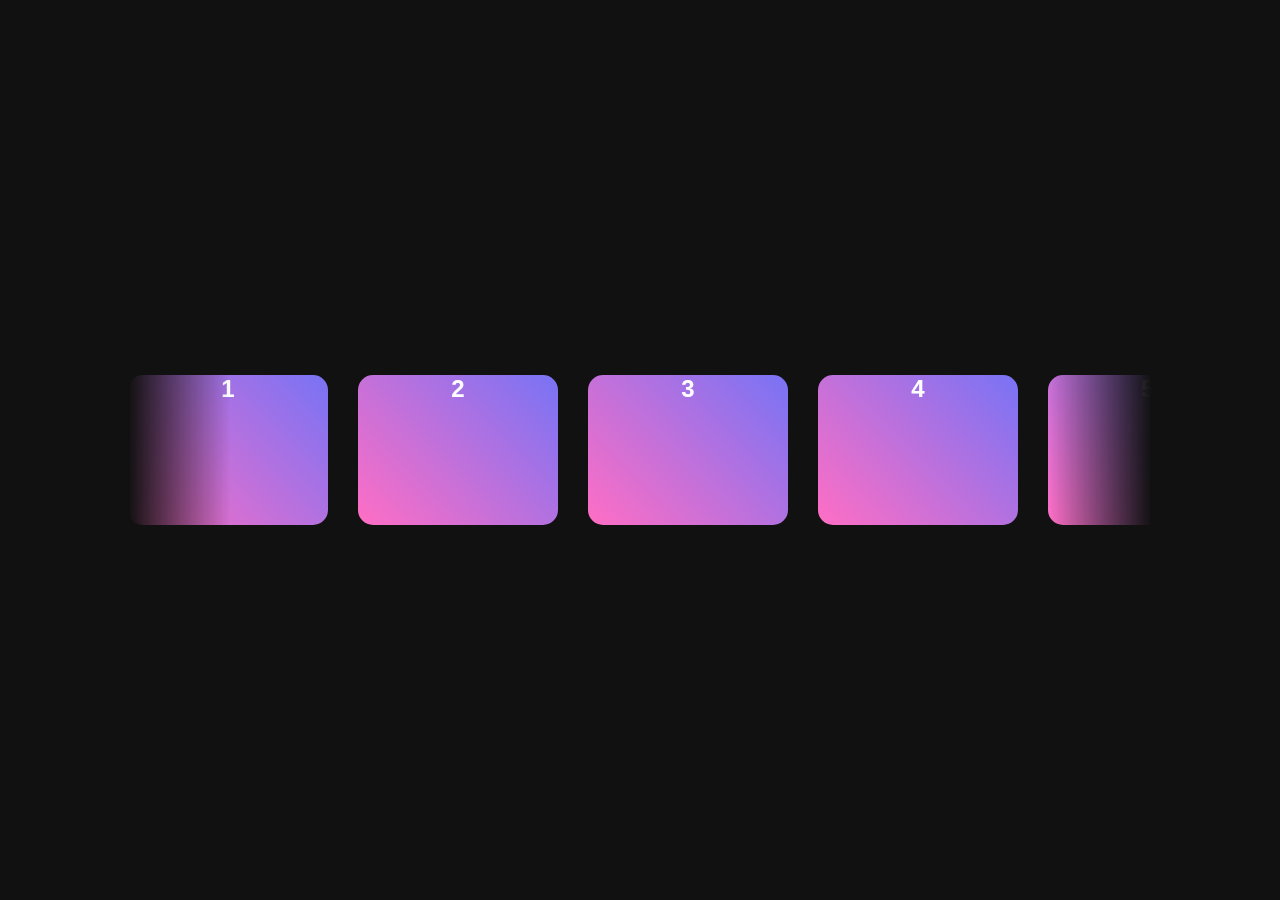
<file: Infinite Scroll/index.html>
<!DOCTYPE html>
<html lang="en">
<head>
    <meta charset="UTF-8">
    <meta name="viewport" content="width=device-width, initial-scale=1.0">
    <title>Horizontal Infinite Scroll</title>
    <!-- stylesheet -->
     <link rel="stylesheet" href="style.css">
</head>
<body>
    <div class="scroll-container">
        <div class="scroll-content">
            <div class="scroll-item">1</div>
            <div class="scroll-item">2</div>
            <div class="scroll-item">3</div>
            <div class="scroll-item">4</div>
            <div class="scroll-item">5</div>
            <!-- duplicate the div for infite scroll -->
            <div class="scroll-item">1</div>
            <div class="scroll-item">2</div>
            <div class="scroll-item">3</div>
            <div class="scroll-item">4</div>
            <div class="scroll-item">5</div>
        </div>
    </div>
</body>
</html>
</file>
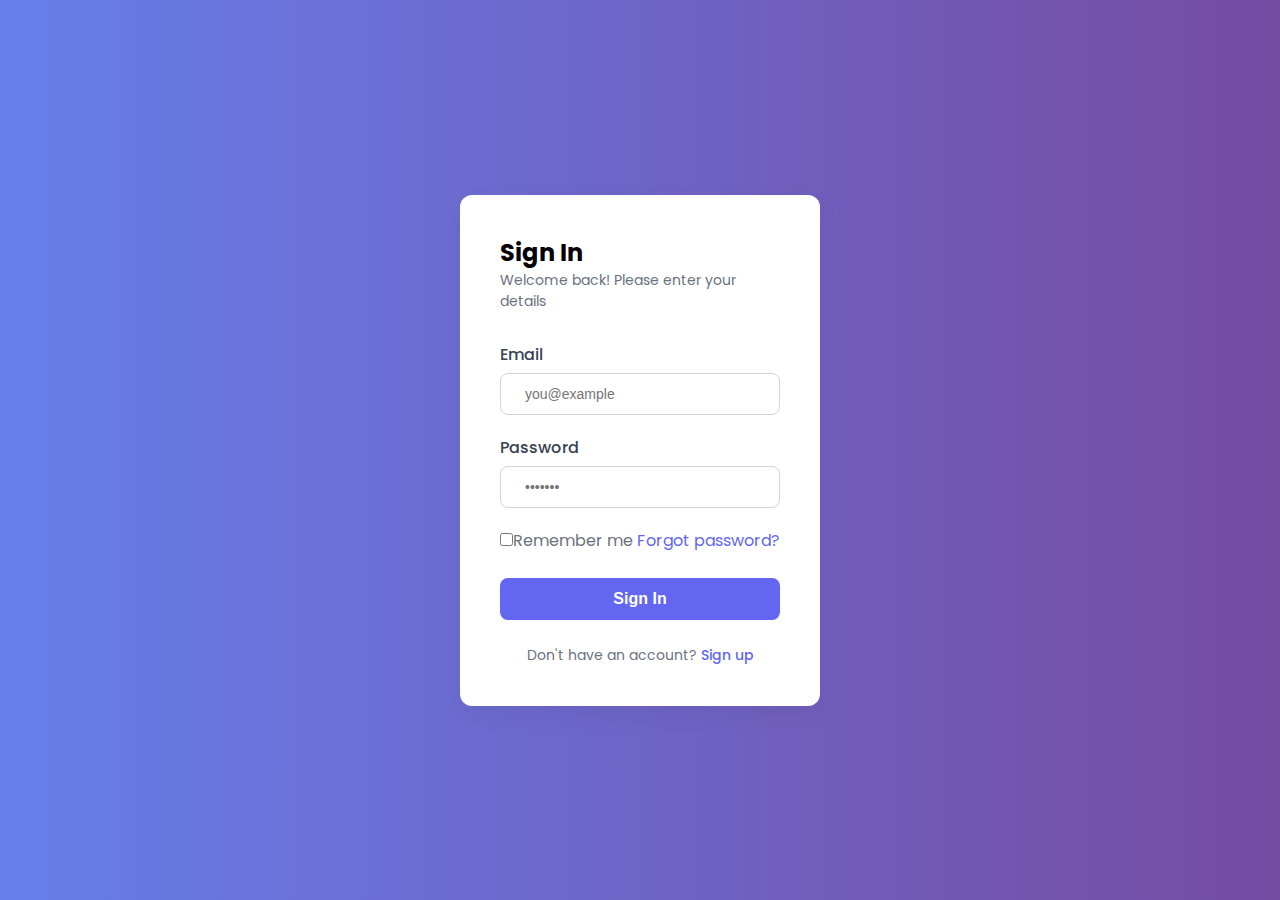
<file: Login page/index.html>
<!DOCTYPE html>
<html lang="en">
<head>
    <meta charset="UTF-8">
    <meta name="viewport" content="width=device-width, initial-scale=1.0">
    <title>Login / Sign In page</title>
    <!-- stylesheet -->
     <link rel="stylesheet" href="style.css">
</head>
<body>
    <div class="container">
        
        <div class="card">
            <h2>Sign In</h2>
            <p class="subtitle">Welcome back! Please enter your details</p>

            <form action="" method="POST">
                
                <div class="input-group">
                    <label for="email">Email</label>
                    <input type="email" name="email" id="email" placeholder="you@example" required autocomplete="off">
                </div>

                <div class="input-group">
                    <label for="password">Password</label>
                    <input type="password" name="pass" id="pass" placeholder="•••••••">
                </div>

                <div class="options">
                    <label>
                        <input type="checkbox">Remember me
                    </label>
                    <a href="#"> Forgot password?</a>
                </div>

                <button>Sign In</button>
            </form>

            <p class="signup">Don't have an account? <a href="#">Sign up</a></p>
        </div>
    </div>
</body>
</html>
</file>
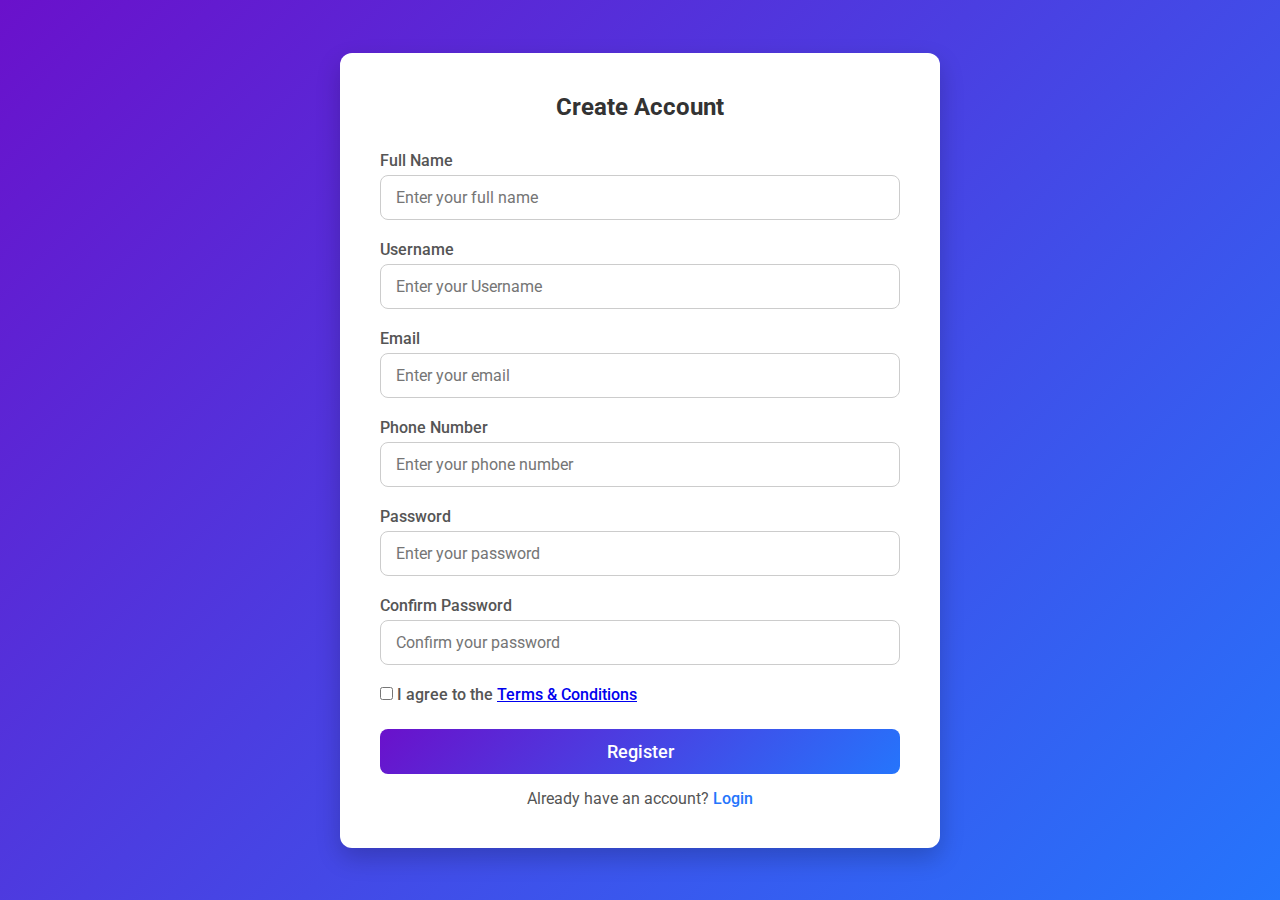
<file: registration form/index.html>
<!DOCTYPE html>
<html lang="en">
<head>
    <meta charset="UTF-8">
    <meta name="viewport" content="width=device-width, initial-scale=1.0">
    <title>Registration Form</title>
    <link rel="stylesheet" href="style.css">
</head>
<body>
    <div class="container">
        <form class="registration-form">
            <h2>Create Account</h2>

            <!-- Full Name -->
            <div class="input-group">
                <label for="name">Full Name</label>
                <input type="text" id="name" placeholder="Enter your full name" required>
            </div>
            <!-- Username -->
            <div class="input-group">
                <label for="Username">Username</label>
                <input type="text" id="Username" placeholder="Enter your Username" required>
            </div>

            <!-- Email -->
            <div class="input-group">
                <label for="email">Email</label>
                <input type="email" id="email" placeholder="Enter your email" required>
            </div>

            <!-- Phone Number -->
            <div class="input-group">
                <label for="phone">Phone Number</label>
                <input type="tel" id="phone" placeholder="Enter your phone number" required>
            </div>

            <!-- Password -->
            <div class="input-group">
                <label for="password">Password</label>
                <input type="password" id="password" placeholder="Enter your password" required>
            </div>

            <!-- Confirm Password -->
            <div class="input-group">
                <label for="confirm-password">Confirm Password</label>
                <input type="password" id="confirm-password" placeholder="Confirm your password" required>
            </div>

            <!-- Terms and Conditions -->
            <div class="input-group">
                <label>
                    <input type="checkbox" id="terms" required>
                    I agree to the <a href="#">Terms & Conditions</a>
                </label>
            </div>

            <!-- Submit Button -->
            <button type="submit">Register</button>

            <!-- Login Link -->
            <p class="login-link">Already have an account? <a href="#">Login</a></p>
        </form>
    </div>
</body>
</html>
</file>
<file: Infinite Scroll/style.css>
body {
    margin: 0;
    padding: 0;
    display: flex;
    justify-content: center;
    align-items: center;
    height: 100vh;
    background: #111;
    font-family: sans-serif;
}

.scroll-container {
    position: relative;
    width: 80%;
    overflow: hidden;
    mask-image: linear-gradient(to right, transparent 0%, black 10%, black 90%, transparent 100%);
    -webkit-mask-image: linear-gradient(to right, transparent 0%, black 10%, black 90%, transparent 100%);
}

.scroll-content {
    display: flex;
    gap: 30px;
    animation: scroll 10s linear infinite;
}

.scroll-container:hover .scroll-content {
    animation-play-state: paused; /* pause on hover */
}

.scroll-item {
    flex: 0 0 auto;
    width: 200px;
    height: 150px;
    background: linear-gradient(45deg, #ff6ec4, #7873f5);
    border-radius: 15px;
    display: flex;
    justify-content: center;
    color: #fff;
    font-size: 1.5rem;
    font-weight: bold;
}

@keyframes scroll {
    0% {
        transform: translateX(0);
    }
    100% {
        transform: translateX(-50%);
    }
    
}
</file>
<file: registration form/style.css>
/* Import Google Fonts: Poppins and Roboto for modern typography */
@import url('https://fonts.googleapis.com/css2?family=Poppins&family=Roboto:ital,wght@0,100..900;1,100..900&display=swap');

/* Reset and global styles */
* {
    box-sizing: border-box; /* Includes padding and border in element's total width/height */
    margin: 0;               /* Remove default margin */
    padding: 0;              /* Remove default padding */
    font-family: 'Roboto', sans-serif; /* Default font for the page */
}

/* Body styling */
body {
    height: 100vh; /* Full viewport height */
    display: flex; /* Use Flexbox to center content */
    justify-content: center; /* Horizontal centering */
    align-items: center; /* Vertical centering */
    background: linear-gradient(135deg, #6a11cb, #2575fc); /* Modern gradient background */
}

/* Container for the form */
.container {
    background-color: #fff; /* White background for the form */
    border-radius: 12px; /* Rounded corners */
    padding: 40px; /* Internal spacing */
    width: 100%; /* Full width up to max-width */
    max-width: 600px; /* Limit width on large screens */
    box-shadow: 0 10px 25px rgba(0,0,0,0.2); /* Soft shadow for 3D effect */
}

/* Form header/title */
.registration-form h2 {
    text-align: center; /* Center the heading text */
    margin-bottom: 30px; /* Space below the heading */
    color: #333; /* Dark gray text color */
}

/* Grouping each input and label */
.input-group {
    margin-bottom: 20px; /* Space between fields */
    display: flex; /* Flexbox for vertical stacking */
    flex-direction: column; /* Column layout: label on top, input below */
}

/* Label styling */
.input-group label {
    margin-bottom: 5px; /* Space between label and input */
    font-weight: 500; /* Medium font weight */
    color: #555; /* Gray color for label */
}

/* Input field styling */
.input-group input {
    padding: 12px 15px; /* Internal spacing for text */
    border: 1px solid #ccc; /* Light gray border */
    border-radius: 8px; /* Rounded corners for input */
    font-size: 16px; /* Comfortable font size */
    transition: all 0.3s ease; /* Smooth animation for hover/focus effects */
}

/* Input focus effect */
.input-group input:focus {
    border-color: #2575fc; /* Blue border on focus */
    box-shadow: 0 0 8px rgba(37, 117, 252, 0.4); /* Glow effect */
    outline: none; /* Remove default browser outline */
}

/* Submit button styling */
button {
    width: 100%; /* Full width button */
    padding: 12px; /* Internal spacing */
    background: linear-gradient(135deg, #6a11cb, #2575fc); /* Gradient button background */
    border: none; /* Remove default border */
    border-radius: 8px; /* Rounded corners */
    color: #fff; /* White text */
    font-size: 18px; /* Larger font for readability */
    font-weight: 500; /* Medium font weight */
    cursor: pointer; /* Pointer cursor on hover */
    transition: all 0.3s ease; /* Smooth hover animation */
}

/* Button hover effect */
button:hover {
    opacity: 0.9; /* Slight transparency on hover */
    transform: translateY(-2px); /* Lift button slightly */
}

/* Text below form for login link */
.login-link {
    text-align: center; /* Center align text */
    margin-top: 15px; /* Space above the link */
    color: #555; /* Gray text color */
}

/* Link inside the login text */
.login-link a {
    color: #2575fc; /* Blue link color */
    text-decoration: none; /* Remove underline */
    font-weight: 500; /* Medium font weight */
}

/* Hover effect for the link */
.login-link a:hover {
    text-decoration: underline; /* Underline on hover */
}

/* Responsive design for small screens */
@media (max-width: 500px) {
    .container {
        padding: 30px 20px; /* Reduce padding on small screens */
    }
}
</file>
<file: Login page/style.css>
/* google font- poppins */
@import url('https://fonts.googleapis.com/css2?family=Poppins&display=swap');

/* Reset */
*{
    margin: 0;
    padding: 0;
    box-sizing: border-box;
}

body{
    background: linear-gradient(to right, #667eea, #764ba2);
}

body, html{
    font-family: "Poppins", sans-serif;
    height: 100%;
    display: flex;
    align-items: center;
    justify-content: center;
}

a{
    color: #6366f1;
    text-decoration: none;
}

.container{
    width: 100%;
    max-width: 400px;
    padding: 20px;
}

.card{
    background: white;
    padding: 40px;
    border-radius: 12px;
    box-shadow: 0 8px 24px rgba(0,0,0,0.05);
    transition: all 0.3s ease-in-out;
}

.card:hover{
    margin-top: 10px;
    color: #111827;
}

.card .subtitle{
    font-size: 14px;
    color: #6a7280;
    margin-bottom: 30px;
}

/* Form */
.input-group{
    margin-bottom: 20px;
}

.input-group label{
    display: block;
    margin-bottom: 6px;
    font-weight: 500;
    color: #374151;
}

.input-group input{
    width: 100%;
    padding: 12px 24px;
    border: 1px solid #d1d5db;
    border-radius: 8px;
    font-size: 14px;
    transition: 0.3s;
}

.input-group input:focus{
    border-color: #6366f1;
    outline: none;
    box-shadow: 0 0 0 3px rgba(99, 102, 241, 0.2);
}

.options{
    display: flex;
    justify-content: space-between;
    align-items: center;
    margin-bottom: 25px;
    color: #6b7280;
}

button{
    width: 100%;
    padding: 12px;
    background: #6366f1;
    color: white;
    font-size: 16px;
    font-weight: 600;
    border: none;
    border-radius: 8px;
    cursor: pointer;
    transition: 0.3s ease;
}

button:hover{
    background: #4f46e5;
}

.signup{
    margin-top: 25px;
    font-size: 14px;
    text-align: center;
    color: #6b7280;
}

.signup a{
    font-weight: 500;
}
</file>
